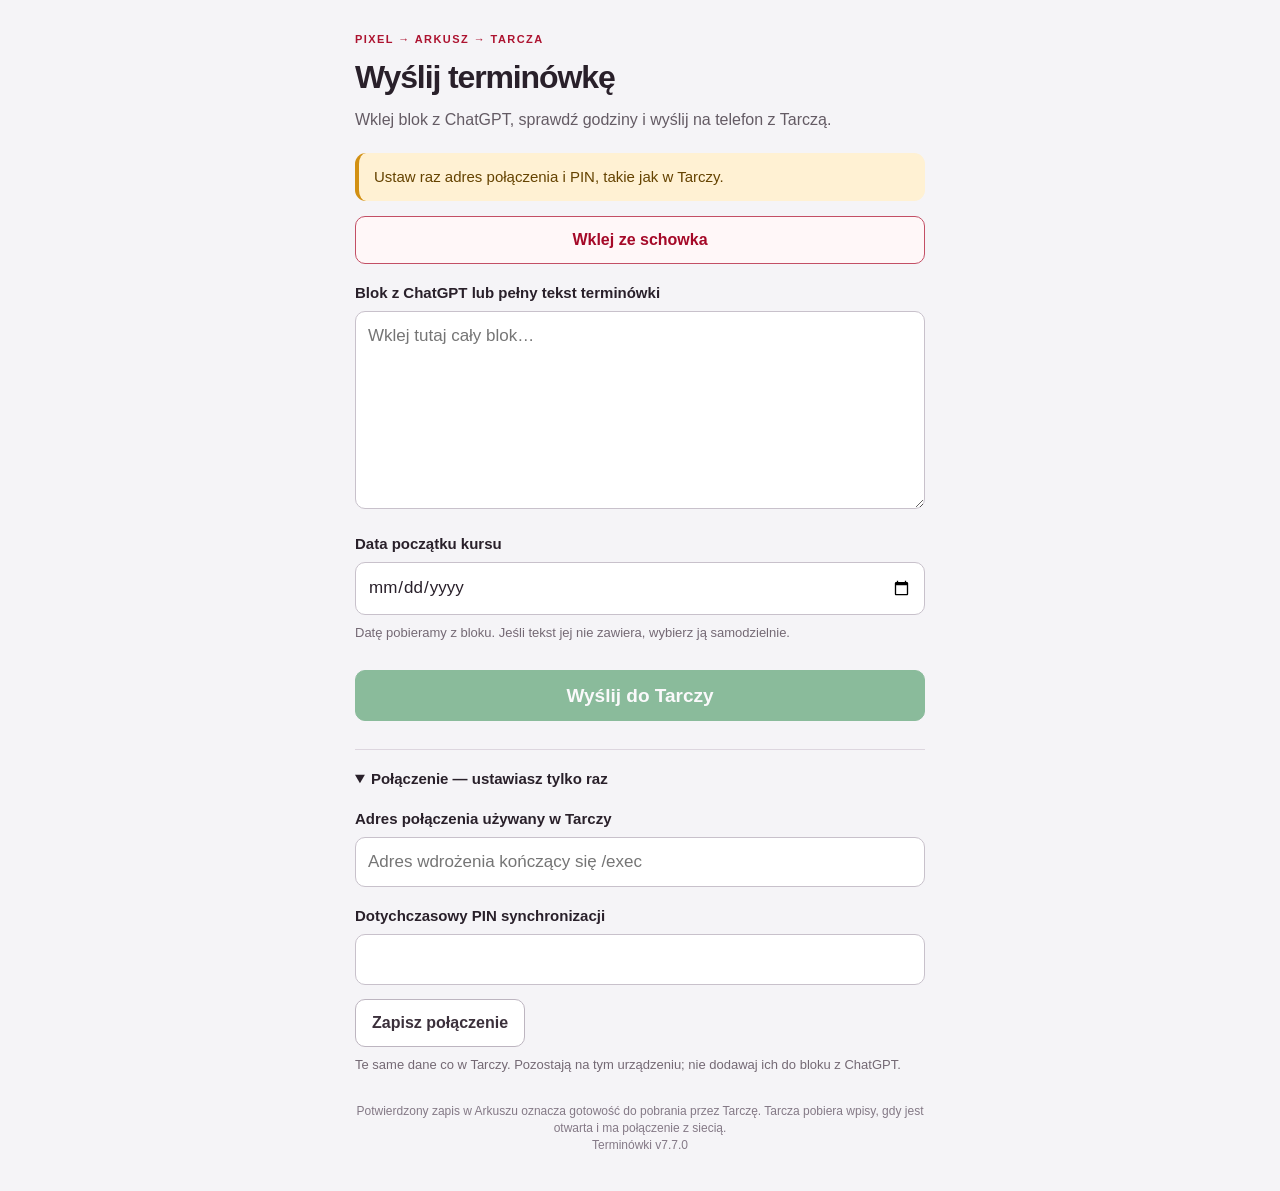
<file: terminowki.html>
<!DOCTYPE html>
<html lang="pl">
<head>
  <meta charset="UTF-8">
  <meta name="viewport" content="width=device-width, initial-scale=1">
  <meta name="theme-color" content="#b80f2b">
  <meta name="mobile-web-app-capable" content="yes">
  <title>Wyślij terminówkę do Tarczy</title>
  <link rel="manifest" href="manifest-terminowki.json">
  <link rel="icon" href="icon-192.png">
  <link rel="apple-touch-icon" href="icon-192.png">
  <link rel="stylesheet" href="appointments-paste.css?v=7.7.0">
</head>
<body>
  <main>
    <header><span class="eyebrow">PIXEL → ARKUSZ → TARCZA</span><h1>Wyślij terminówkę</h1><p>Wklej blok z ChatGPT, sprawdź godziny i wyślij na telefon z Tarczą.</p></header>
    <p id="pasteStatus" class="status" role="status">Gotowe do wklejenia. Ta strona obsługuje tylko terminówki.</p>
    <form id="pasteForm">
      <button id="pasteClipboard" type="button" class="paste-button">Wklej ze schowka</button>
      <label for="pasteText">Blok z ChatGPT lub pełny tekst terminówki</label>
      <textarea id="pasteText" rows="7" spellcheck="false" maxlength="100000" placeholder="Wklej tutaj cały blok…"></textarea>
      <label for="pasteDate">Data początku kursu</label><input id="pasteDate" type="date">
      <p class="hint">Datę pobieramy z bloku. Jeśli tekst jej nie zawiera, wybierz ją samodzielnie.</p>
      <section id="pastePreview" class="preview" hidden>
        <h2>Sprawdź przed wysłaniem</h2>
        <dl><div><dt>Początek zajętości</dt><dd id="previewStart"></dd></div><div><dt>Odbiór pasażera</dt><dd id="previewPickup"></dd></div><div><dt>Koniec zajętości</dt><dd id="previewEnd"></dd></div></dl>
        <pre id="previewText"></pre>
      </section>
      <button id="pasteSend" type="submit" class="send-button" disabled>Wyślij do Tarczy</button>
      <p id="pasteSendStatus" class="status" hidden aria-hidden="true"></p>
    </form>
    <section id="pasteQueueSection" class="queue" hidden><h2>Czeka na wysłanie</h2><ul id="pasteQueue"></ul><button id="pasteRetry" type="button">Ponów połączenie</button><p class="hint">Nie ma jeszcze potwierdzenia w Arkuszu. Otwórz tę stronę po odzyskaniu sieci.</p></section>
    <details id="pasteConnection"><summary>Połączenie — ustawiasz tylko raz</summary><form id="pasteSettings">
      <label for="connectionUrl">Adres połączenia używany w Tarczy</label><input id="connectionUrl" type="url" autocomplete="off" spellcheck="false" placeholder="Adres wdrożenia kończący się /exec">
      <label for="connectionPin">Dotychczasowy PIN synchronizacji</label><input id="connectionPin" type="password" autocomplete="off">
      <button type="submit">Zapisz połączenie</button><p class="hint">Te same dane co w Tarczy. Pozostają na tym urządzeniu; nie dodawaj ich do bloku z ChatGPT.</p>
    </form></details>
    <footer>Potwierdzony zapis w Arkuszu oznacza gotowość do pobrania przez Tarczę. Tarcza pobiera wpisy, gdy jest otwarta i ma połączenie z siecią.<br>Terminówki v7.7.0</footer>
  </main>
  <script src="appointments-core.js?v=7.7.0"></script><script src="appointments-paste.js?v=7.7.0"></script>
</body>
</html>
</file>
<file: appointments-paste.css>
/* Pixel appointment sender v7.5.0 */
:root{font-family:Arial,sans-serif;color:#29202a;background:#f5f4f7;line-height:1.45;color-scheme:light}
*{box-sizing:border-box}body{margin:0}main{width:min(100%,610px);margin:auto;padding:26px 20px 36px}header{margin-bottom:22px}.eyebrow{color:#ad1330;letter-spacing:.13em;font-size:11px;font-weight:800}h1{font-size:32px;letter-spacing:-.035em;line-height:1.15;margin:10px 0}header p{color:#645b64;margin:12px 0;font-size:16px}h2{font-size:18px;margin:0 0 12px}label{display:block;font-weight:700;font-size:15px;margin:18px 0 7px}input,textarea,button{font:inherit}input,textarea{width:100%;border:1px solid #c8c1cb;border-radius:10px;padding:12px;background:white;color:#29202a;font-size:17px}textarea{resize:vertical;min-height:170px}input:read-only{background:#eeebf0}button{border:1px solid #bdb5c0;border-radius:10px;min-height:48px;padding:11px 16px;cursor:pointer;font-weight:700;background:#fff;color:#3b303b;touch-action:manipulation}button:disabled{opacity:.5;cursor:default}button:focus-visible,input:focus-visible,textarea:focus-visible,summary:focus-visible{outline:3px solid #3479b9;outline-offset:3px}.paste-button{width:100%;color:#a50928;border:1px solid #c34f65;background:#fff7f8}.send-button{width:100%;margin-top:18px;background:#218341;border-color:#218341;color:#fff;font-size:19px}.status{border-radius:11px;padding:13px 15px;background:#eeebf1;border-left:4px solid #aaa0ae;font-size:15px}.status[data-kind=ok]{background:#e4f3e8;border-color:#23813f;color:#17582c}.status[data-kind=pending]{background:#fff1d3;border-color:#d29013;color:#654300}.status[data-kind=error]{background:#ffebee;border-color:#c62b42;color:#a00d26}.hint{font-size:13px;color:#746974;margin:9px 0}.preview{background:#fff;border:1px solid #e2d3d8;border-radius:13px;padding:17px;margin-top:20px}dl{margin:0}dl>div{display:flex;flex-wrap:wrap;justify-content:space-between;gap:4px 12px;padding:8px 0;border-bottom:1px solid #eee7ec}dt{color:#6d5e69;font-size:14px}dd{margin:0;font-weight:bold;color:#b10d2b;font-variant-numeric:tabular-nums;font-size:16px}pre{white-space:pre-wrap;overflow-wrap:anywhere;font:700 19px/1.5 Arial,sans-serif;color:#b10d2b;margin:18px 0 0}.queue{padding:16px;border:1px solid #dfbd72;border-radius:12px;background:#fff8e8;margin-top:20px}.queue ul{padding-left:22px}.queue li{margin:8px 0}details{border-top:1px solid #ddd6df;margin-top:28px;padding-top:18px}summary{cursor:pointer;font-weight:bold;font-size:15px}details button{margin-top:14px}footer{font-size:12px;color:#847986;margin-top:28px;text-align:center}[hidden]{display:none!important}@media(max-width:350px){main{padding:20px 14px}h1{font-size:29px}}
</file>
